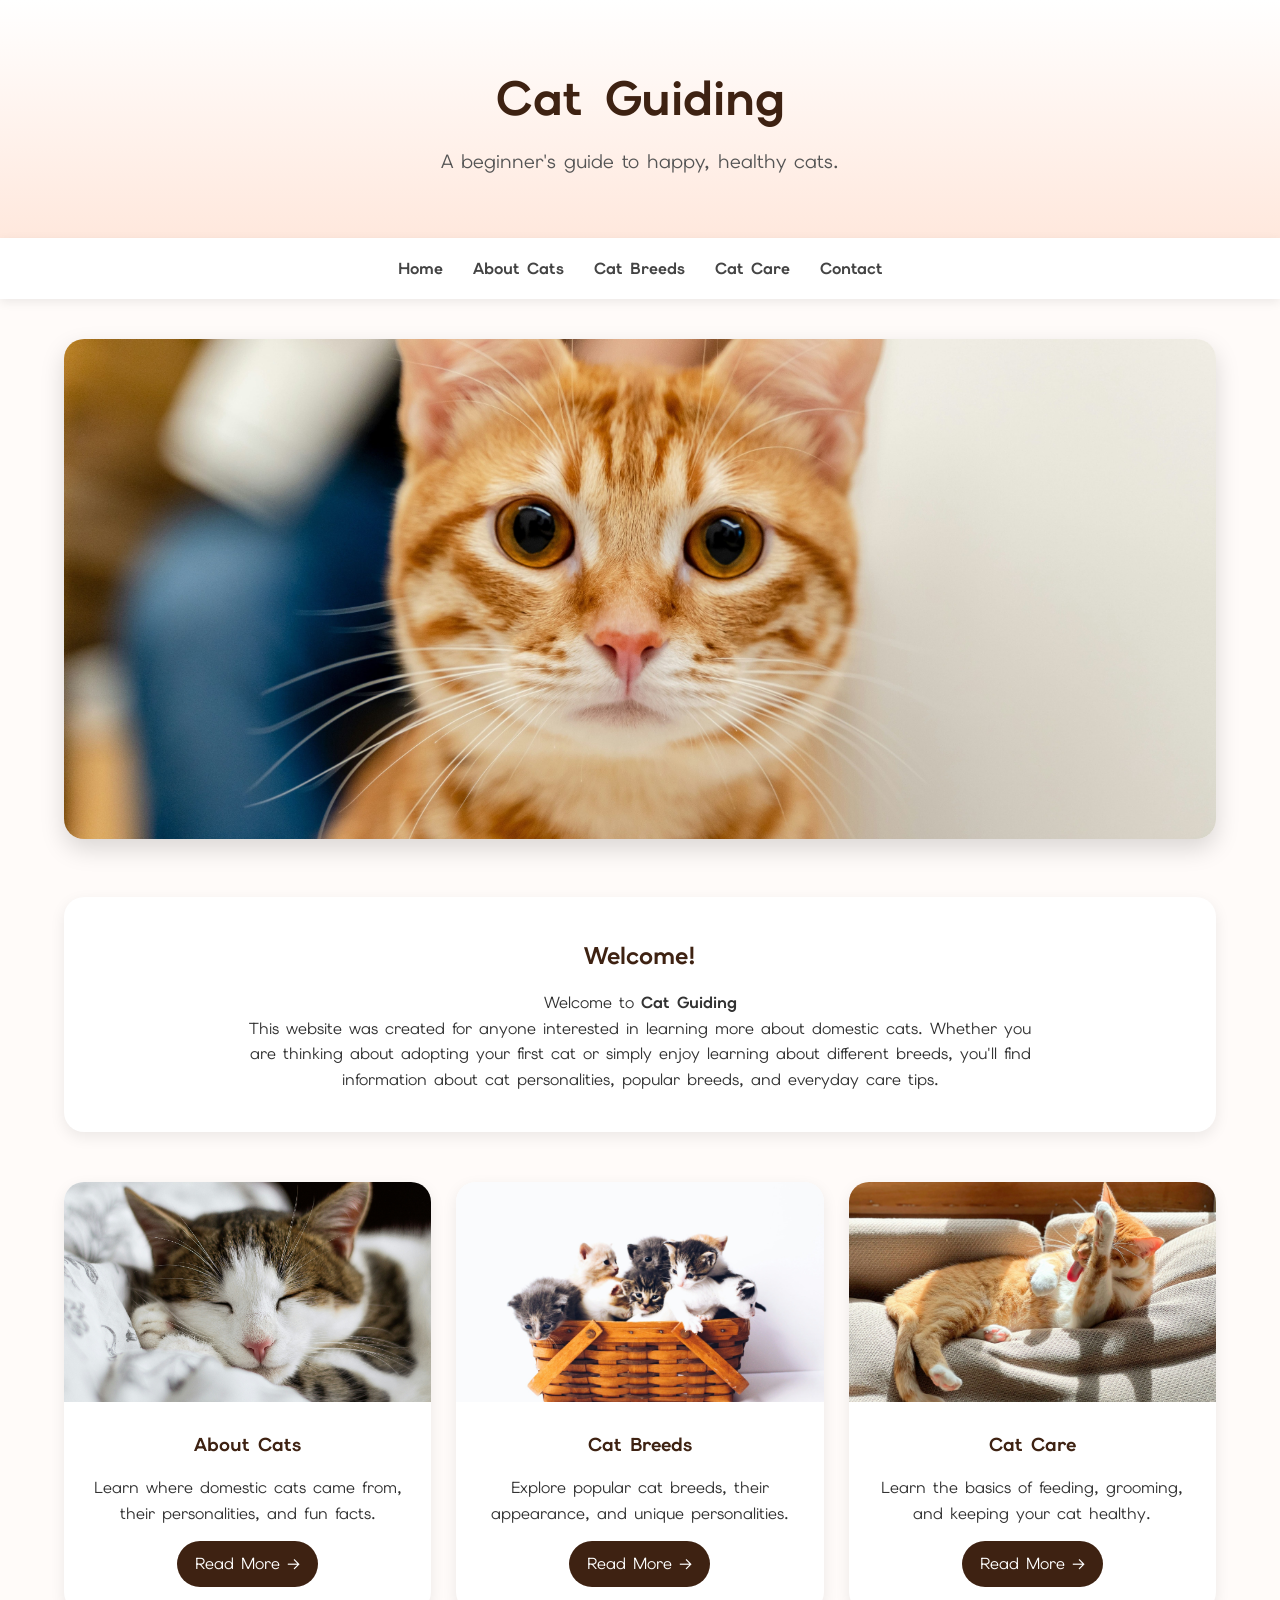
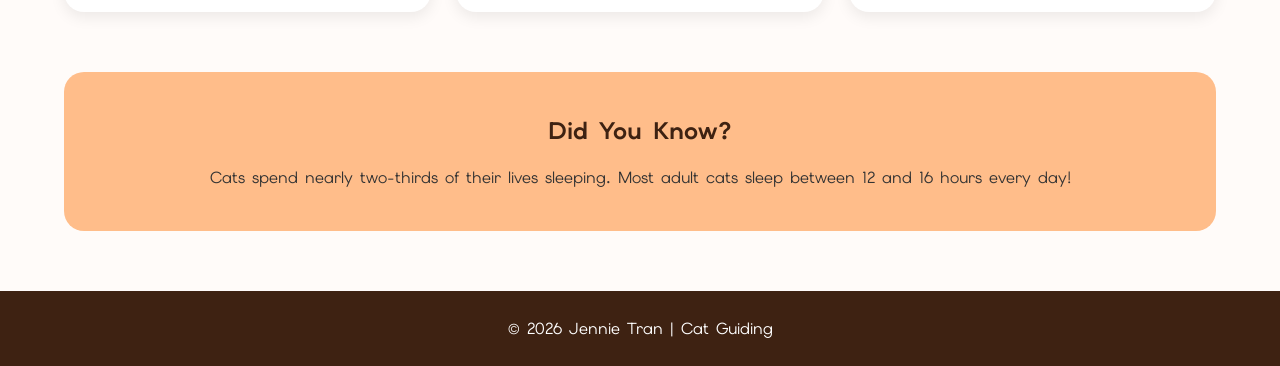
<file: index.html>
<!DOCTYPE html>
<html lang="en">
<head>

    <!-- imported font -->
    <link rel="preconnect" href="https://fonts.googleapis.com">
    <link rel="preconnect" href="https://fonts.gstatic.com" crossorigin>
    <link href="https://fonts.googleapis.com/css2?family=Elms+Sans:ital,wght@0,100..900;1,100..900&display=swap" rel="stylesheet">
    
    <!-- SEO information -->
    <meta charset="UTF-8">
    <meta name="viewport" content="width=device-width, initial-scale=1.0">

    <title>Cat Guiding | Home</title>

    <meta name="keywords"
          content="cats, cat breeds, cat care, kittens, pets, feline">

    <meta name="description"
          content="A beginner-friendly guide to learning about domestic cats, popular breeds, and basic cat care.">

    <link rel="stylesheet" href="style.css">

</head>

<body>

<!-- header -->

<header>
    <h1>Cat Guiding</h1>
    <p>A beginner's guide to happy, healthy cats.</p>
</header>

<!-- navigation bar -->

<nav>

    <a href="index.html">Home</a>
    <a href="about.html">About Cats</a>
    <a href="breeds.html">Cat Breeds</a>
    <a href="care.html">Cat Care</a>
    <a href="contact.html">Contact</a>

</nav>

<main>

<!-- main image -->

<section class="hero">
    <img src="images/sam-chang-unsplash.jpg"
         alt="Orange cat staring"
         title="Photo by Sam Chang on Unsplash">
</section>

<!-- welcome -->

<section class="welcome">
    <h2>Welcome!</h2>
    <p>
        Welcome to <strong>Cat Guiding</strong> <br>
        This website was created for anyone interested in learning more
        about domestic cats. Whether you are thinking about adopting your
        first cat or simply enjoy learning about different breeds, you'll
        find information about cat personalities, popular breeds, and
        everyday care tips.
    </p>
</section>

<!-- featured pages -->

<section class="featured">

    <article>
        <img src="images/alexandru-zdrobau-unsplash.jpg"
             alt="Sleeping cat"
             title="Photo by Alexandru Zdrobau on Unsplash">
        <h3>About Cats</h3>
        <p>
            Learn where domestic cats came from,
            their personalities, and fun facts.
        </p>
        <a href="about.html">Read More →</a>

    </article>

    <article>
        <img src="images/the-luckyI-unsplash.jpg"
             alt="Different cat breeds"
             title="Photo by The Lucky Neko on Unsplash">
        <h3>Cat Breeds</h3>
        <p>
            Explore popular cat breeds,
            their appearance,
            and unique personalities.
        </p>
        <a href="breeds.html">Read More →</a>
    </article>

    <article>
        <img src="images/karin-kim-unsplash.jpg"
             alt="Cat being brushed"
             title="Photo by Karin Kim on Unsplash">
        <h3>Cat Care</h3>
        <p>
            Learn the basics of feeding,
            grooming,
            and keeping your cat healthy.
        </p>
        <a href="care.html">Read More →</a>
    </article>

</section>

<!-- fun facts -->

<section class="fact">

    <h2>Did You Know?</h2>
    <p>
        Cats spend nearly two-thirds of their lives sleeping.
        Most adult cats sleep between 12 and 16 hours every day!
    </p>

</section>

</main>

<!-- footer -->

<footer>
    <p>

        © 2026 Jennie Tran | Cat Guiding

    </p>
</footer>

</body>
</html>
</file>
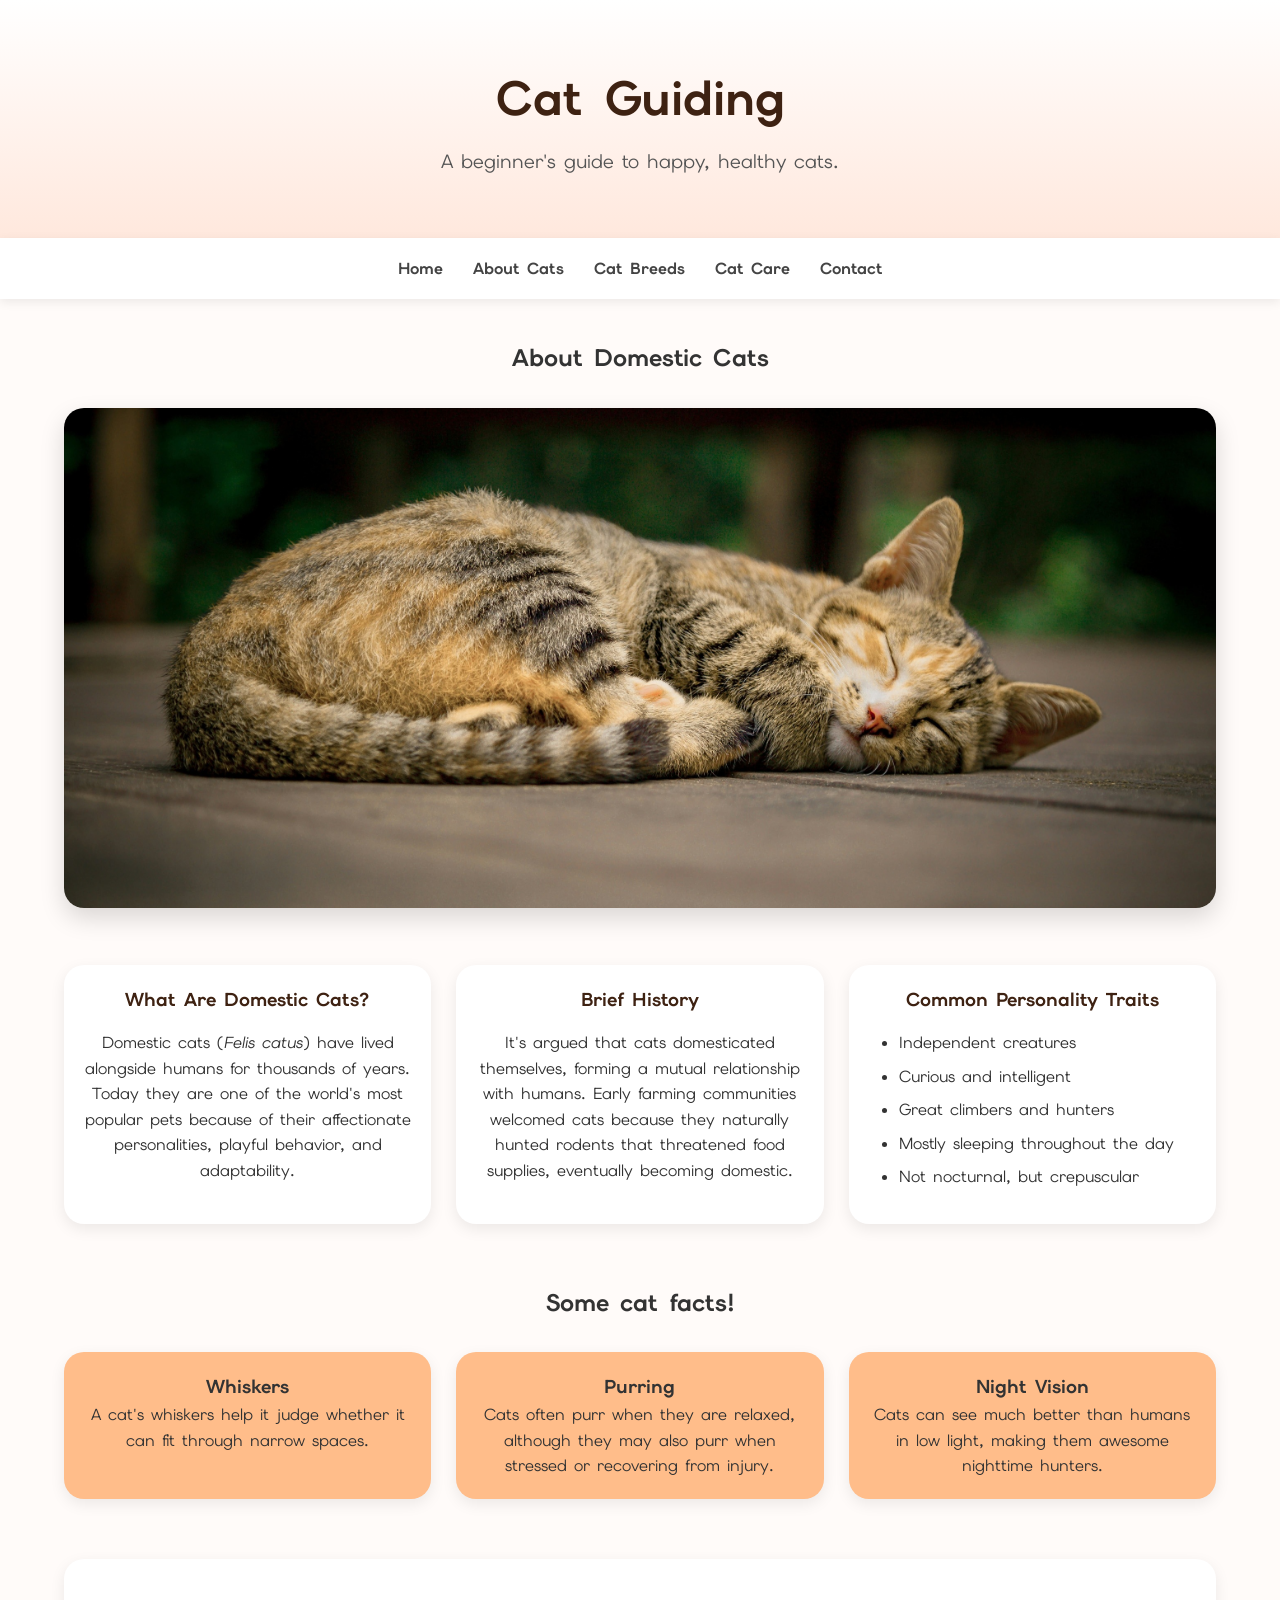
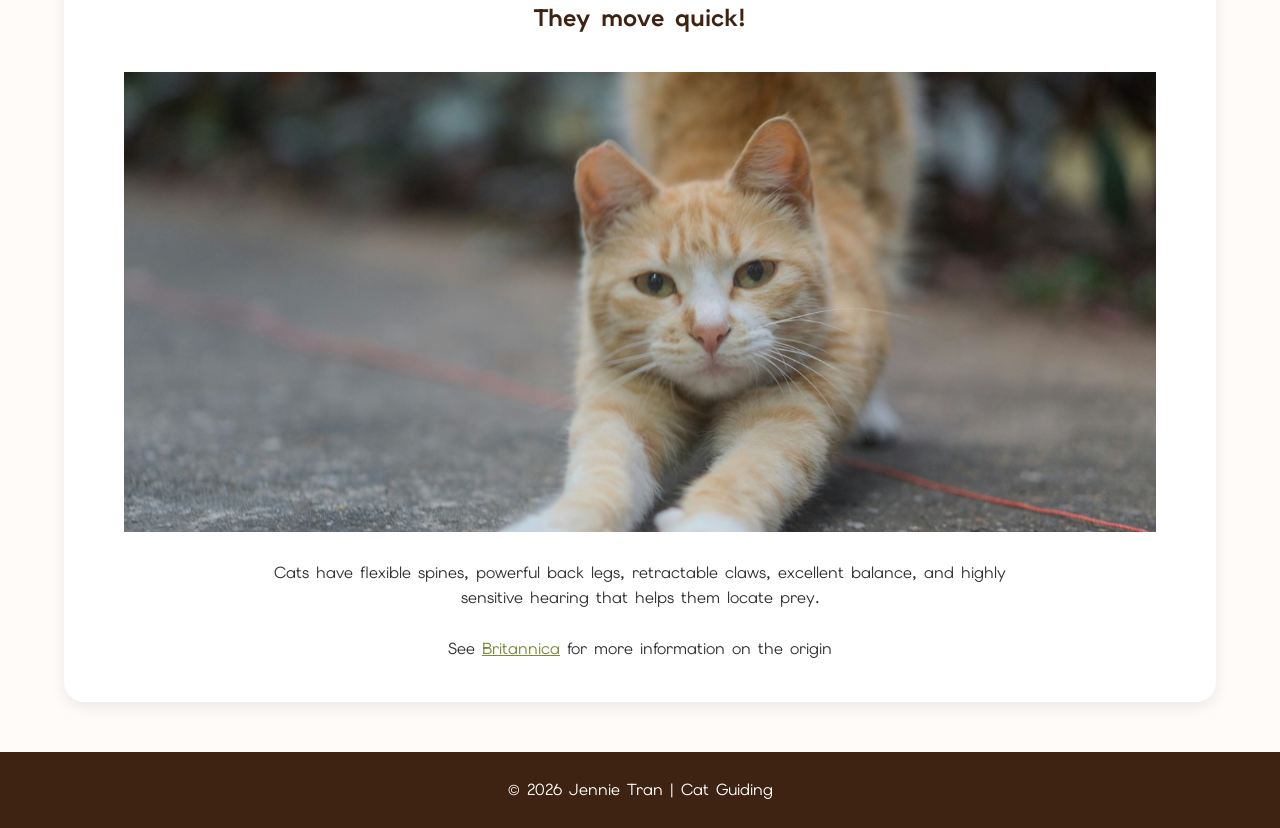
<file: about.html>
<!DOCTYPE html>
<html lang="en">
<head>

    <!-- imported font -->
    <link rel="preconnect" href="https://fonts.googleapis.com">
    <link rel="preconnect" href="https://fonts.gstatic.com" crossorigin>
    <link href="https://fonts.googleapis.com/css2?family=Elms+Sans:wght@300;400;600;700&display=swap" rel="stylesheet">

    <!-- SEO information -->
    <meta charset="UTF-8">
    <meta name="viewport" content="width=device-width, initial-scale=1.0">

    <title>Cat Guiding | About Cats</title>

    <meta name="keywords"
          content="cats, domestic cats, feline facts, cat history, cat behavior">

    <meta name="description"
          content="Learn about domestic cats, their history, personality traits, and fascinating facts.">

    <link rel="stylesheet" href="style.css">

</head>

<body>

<!-- header -->

<header>
    <h1>Cat Guiding</h1>
    <p>A beginner's guide to happy, healthy cats.</p>
</header>

<!-- navigation -->

<nav>

    <a href="index.html">Home</a>
    <a href="about.html">About Cats</a>
    <a href="breeds.html">Cat Breeds</a>
    <a href="care.html">Cat Care</a>
    <a href="contact.html">Contact</a>

</nav>

<main>

<!-- image for opening page -->

<section class="hero">
    <h2>About Domestic Cats</h2>
    <img src="images/ash-edmonds-unsplash.jpg"
         alt="Gray tabby relaxing"
         title="Photo by Ash Edmonds on Unsplash">
</section>

<!-- group bottom three into grid section -->

<!-- intro -->
<section class="featured">

<article>
    <h3>What Are Domestic Cats?</h3>
    <p>
        Domestic cats (<em>Felis catus</em>) have lived alongside humans
        for thousands of years. Today they are one of the world's most
        popular pets because of their affectionate personalities,
        playful behavior, and adaptability.
    </p>
</article>

<!-- brief history -->

<article>
    <h3>Brief History</h3>
    <p>
        It's argued that cats domesticated themselves, forming a mutual
        relationship with humans. Early farming communities welcomed cats 
        because they naturally hunted rodents that threatened food supplies,
        eventually becoming domestic.
    </p>
</article>

<!-- personality in list form -->

<article class="traits">
<h3>Common Personality Traits</h3>
<ul>
    <li>Independent creatures</li>
    <li>Curious and intelligent</li>
    <li>Great climbers and hunters</li>
    <li>Mostly sleeping throughout the day</li>
    <li>Not nocturnal, but crepuscular</li>
</ul>
</article>

</section>

<!-- fun facts section -->

<section class="fun-facts">
    <h2>Some cat facts!</h2>
</section>

<section class="featured-alternative">

    <article>
        <h3>Whiskers</h3>
        <p>
            A cat's whiskers help it judge whether it can fit through
            narrow spaces.
        </p>
    </article>

    <article>
        <h3>Purring</h3>
        <p>
            Cats often purr when they are relaxed, although they may
            also purr when stressed or recovering from injury.
        </p>
    </article>

    <article>
        <h3>Night Vision</h3>
        <p>
            Cats can see much better than humans in low light, making
            them awesome nighttime hunters.
        </p>
    </article>

</section>

<!-- cat anatomy -->

<section class="welcome">

<h2>They move quick!</h2>

<img src="images/shawn-rain-unsplash.jpg"
     alt="Cat stretching"
     title="Photo by Shawn Rain on Unsplash">

<p>
Cats have flexible spines, powerful back legs, retractable claws,
excellent balance, and highly sensitive hearing that helps them
locate prey.
</p>

<br>
<p>
    See <a href="https://www.britannica.com/animal/cat">
        Britannica</a> for more information on the origin
</p>

</section>

</main>

<footer>

<p>

© 2026 Jennie Tran | Cat Guiding

</p>

</footer>

</body>
</html>
</file>
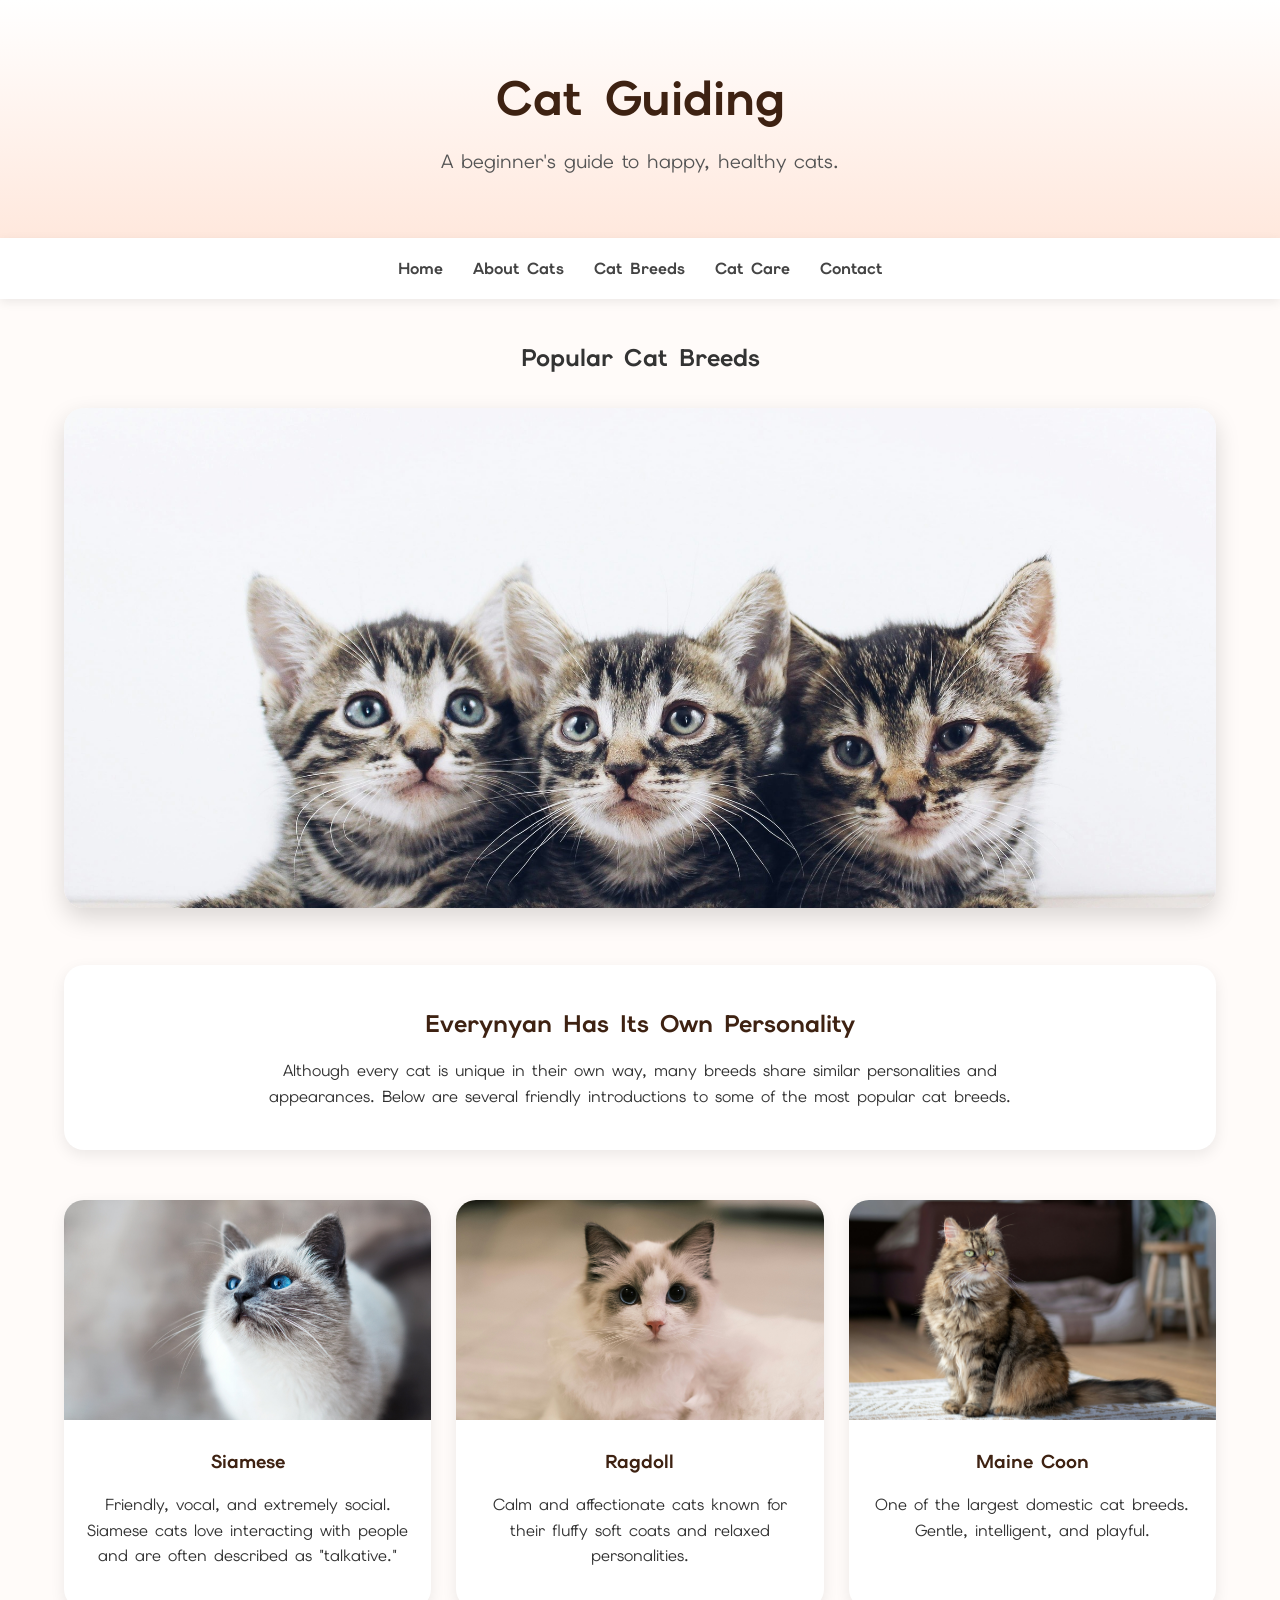
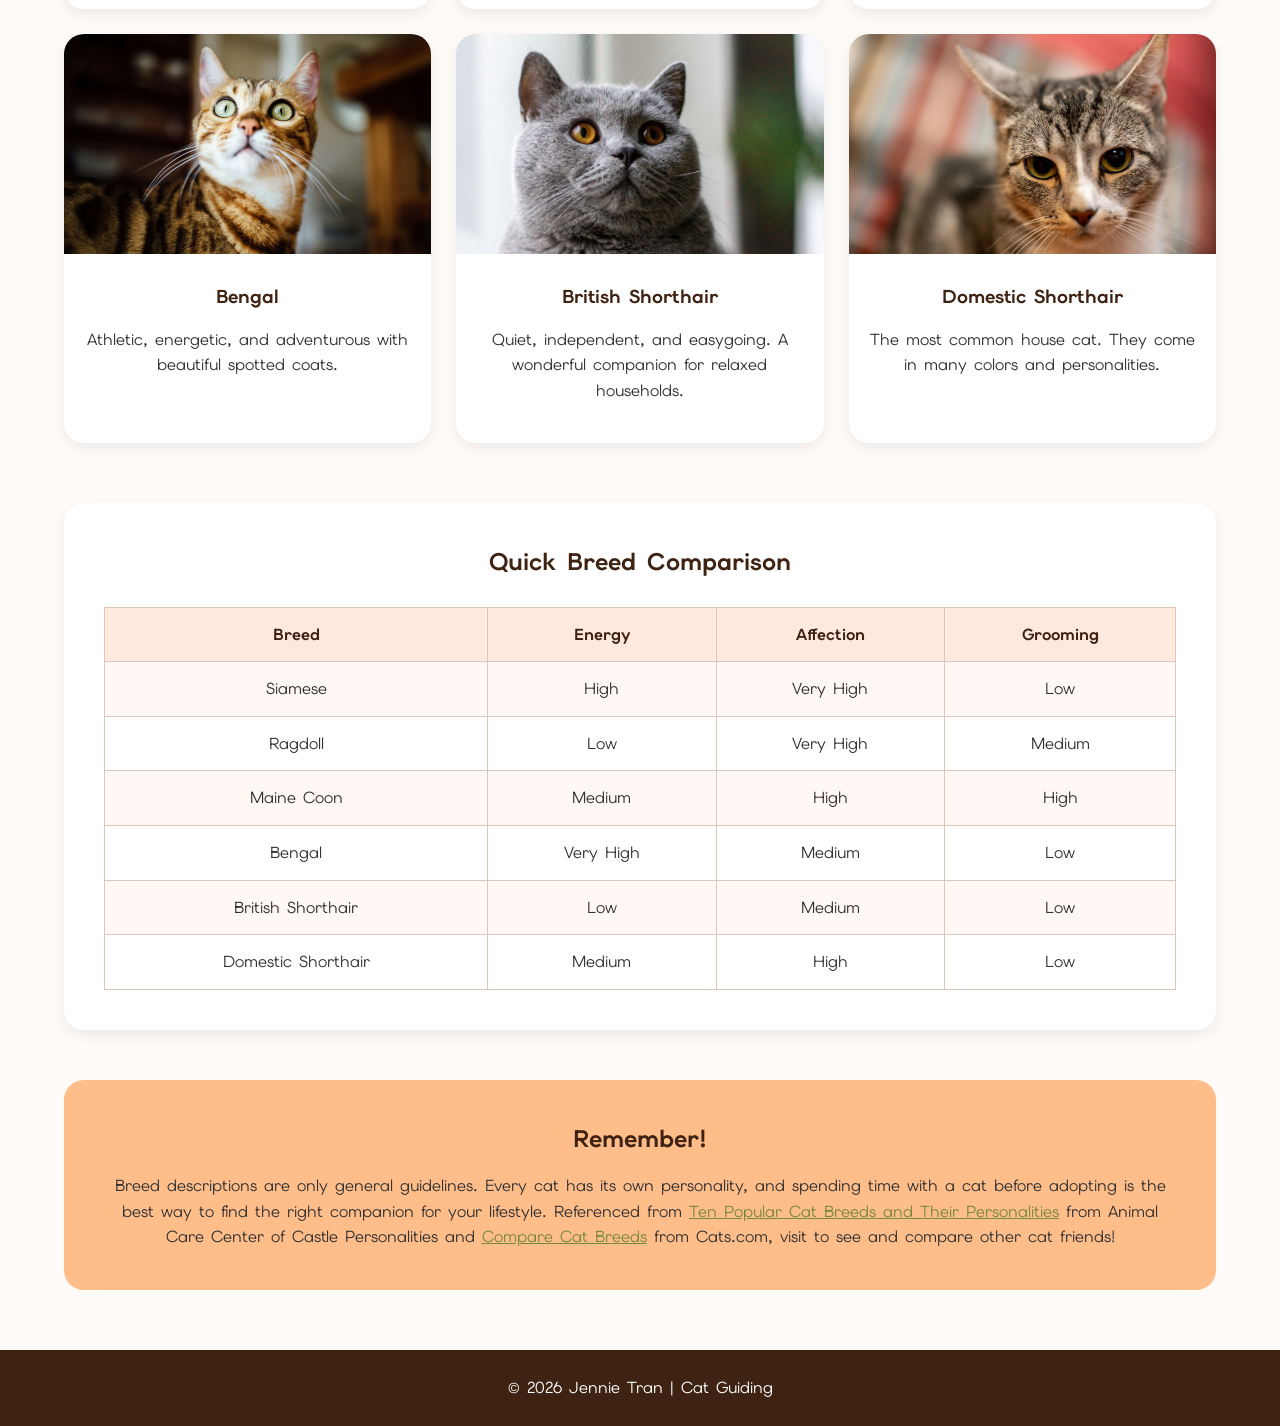
<file: breeds.html>
<!DOCTYPE html>
<html lang="en">
<head>

    <!-- imported font -->
    <link rel="preconnect" href="https://fonts.googleapis.com">
    <link rel="preconnect" href="https://fonts.gstatic.com" crossorigin>

    <link href="https://fonts.googleapis.com/css2?family=Elms+Sans:wght@300;400;600;700&display=swap"
          rel="stylesheet">

    <!-- SEO information -->

    <meta charset="UTF-8">

    <meta name="viewport"
          content="width=device-width, initial-scale=1.0">

    <title>Cat Guiding | Cat Breeds</title>

    <meta name="keywords"
          content="cat breeds, siamese, ragdoll, maine coon, bengal, british shorthair">

    <meta name="description"
          content="Learn about several popular cat breeds and their personalities.">

    <link rel="stylesheet"
          href="style.css">
</head>

<body>

<header>
    <h1>Cat Guiding</h1>
    <p>A beginner's guide to happy, healthy cats.</p>
</header>

<nav>

    <a href="index.html">Home</a>
    <a href="about.html">About Cats</a>
    <a href="breeds.html">Cat Breeds</a>
    <a href="care.html">Cat Care</a>
    <a href="contact.html">Contact</a>

</nav>

<main>

<!-- hero -->

<section class="hero">

    <h2>Popular Cat Breeds</h2>

    <img src="images/the-lucky-neko-unsplash.jpg"
         alt="Different domestic cat breeds"
         title="Photo from The Lucky Neko on Unsplash">

</section>

<!-- Intro -->

<section class="welcome">

    <h2>Everynyan Has Its Own Personality</h2>

    <p>

        Although every cat is unique in their own way, many breeds share similar
        personalities and appearances. Below are several friendly
        introductions to some of the most popular cat breeds.

    </p>

</section>

<!-- cat breed cards -->

<section class="featured">

    <article>
        <img src="images/mikhail-vasilyev-unsplash.jpg"
             alt="Siamese cat"
             title="Photo by Mikhail Vasilyev on Unsplash">
        <h3>Siamese</h3>
        <p>
            Friendly, vocal, and extremely social. Siamese cats love
            interacting with people and are often described as
            "talkative."
        </p>
    </article>

    <article>
        <img src="images/bobbi-wu-ragdoll-unsplash.jpg"
             alt="Ragdoll cat"
             title="Photo by Bobbi Wu on Unsplash">
        <h3>Ragdoll</h3>
        <p>
            Calm and affectionate cats known for their fluffy soft coats
            and relaxed personalities.
        </p>
    </article>

    <article>
        <img src="images/daniel-zopf-maine-coon-unsplash.jpg"
             alt="Maine Coon"
             title="Photo by Daniel Zopf on Unsplash">
        <h3>Maine Coon</h3>
        <p>
            One of the largest domestic cat breeds. Gentle,
            intelligent, and playful.
        </p>
    </article>

    <article>
        <img src="images/paul-hanaoka-bengal-unsplash.jpg"
             alt="Bengal cat">
        <h3>Bengal</h3>
        <p>
            Athletic, energetic, and adventurous with beautiful
            spotted coats.
        </p>
    </article>

    <article>
        <img src="images/frederic-christian-british-shorthair-unsplash.jpg"
             alt="British Shorthair"
             title="Photo by Frederic Christian on Unsplash">
        <h3>British Shorthair</h3>
        <p>
            Quiet, independent, and easygoing. A wonderful companion
            for relaxed households.
        </p>
    </article>

    <article>
        <img src="images/umair-dingmar-domestic-shorthair-unsplash.jpg"
             alt="Domestic Shorthair"
             title="Photo by Umair Dingmar on Unsplash">

        <h3>Domestic Shorthair</h3>
        <p>
            The most common house cat. They come in many
            colors and personalities.
        </p>
    </article>

</section>

<!-- breed comparison -->

<section class="welcome">

<h2>Quick Breed Comparison</h2>

<table>

<tr>
<th>Breed</th>
<th>Energy</th>
<th>Affection</th>
<th>Grooming</th>
</tr>

<tr>
<td>Siamese</td>
<td>High</td>
<td>Very High</td>
<td>Low</td>
</tr>

<tr>
<td>Ragdoll</td>
<td>Low</td>
<td>Very High</td>
<td>Medium</td>
</tr>

<tr>
<td>Maine Coon</td>
<td>Medium</td>
<td>High</td>
<td>High</td>
</tr>

<tr>
<td>Bengal</td>
<td>Very High</td>
<td>Medium</td>
<td>Low</td>
</tr>

<tr>
<td>British Shorthair</td>
<td>Low</td>
<td>Medium</td>
<td>Low</td>
</tr>

<tr>
<td>Domestic Shorthair</td>
<td>Medium</td>
<td>High</td>
<td>Low</td>
</tr>

</table>

</section>

<!-- beginner advice -->

<section class="fact">
<h2>Remember!</h2>
<p>
Breed descriptions are only general guidelines.
Every cat has its own personality, and spending time
with a cat before adopting is the best way to find
the right companion for your lifestyle.

Referenced from <a href="https://www.animalcarectr.com/blog/ten-popular-cat-breeds-and-their-personalities">
    Ten Popular Cat Breeds and Their Personalities</a> from Animal Care Center of Castle Personalities and
     <a href="https://cats.com/compare-cat-breeds">
    Compare Cat Breeds</a> from Cats.com, visit to see and compare other cat friends!
</p>

</section>

</main>

<footer>
<p>
© 2026 Jennie Tran | Cat Guiding
</p>
</footer>

</body>
</html>
</file>
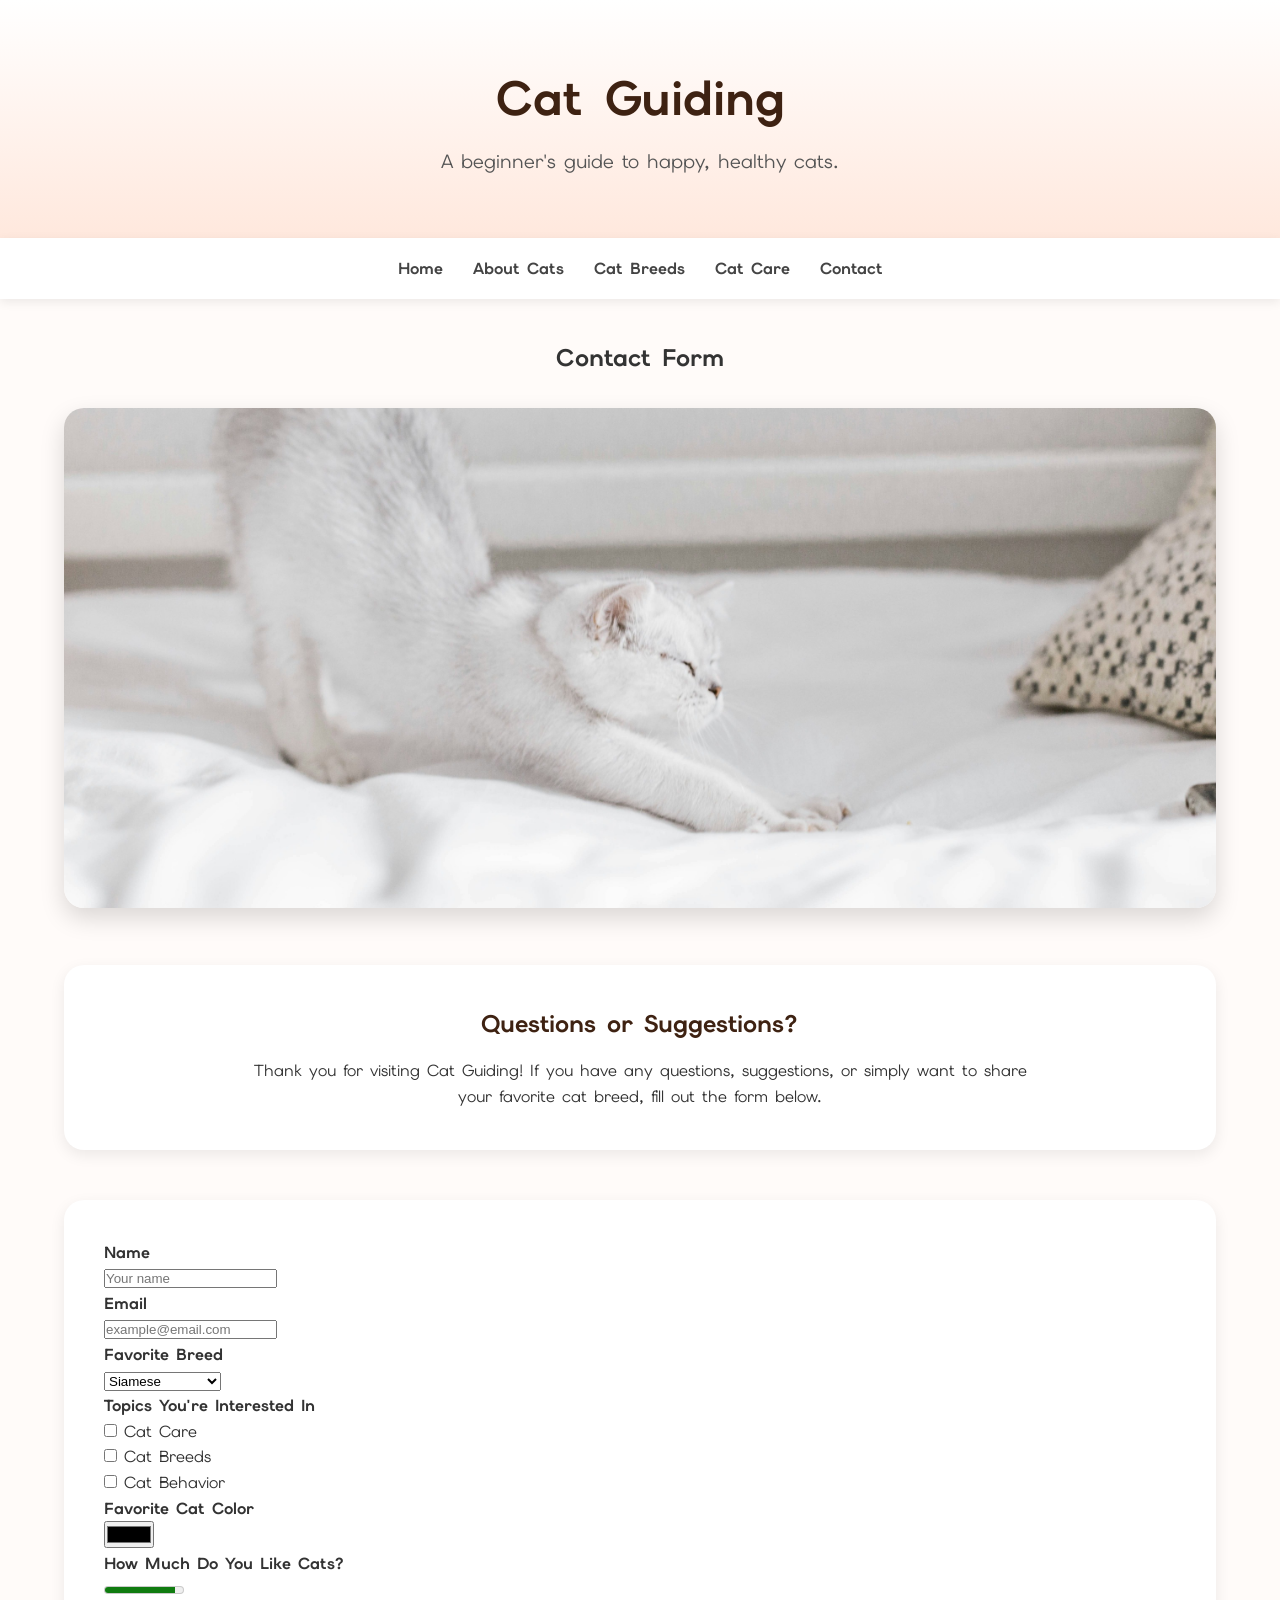
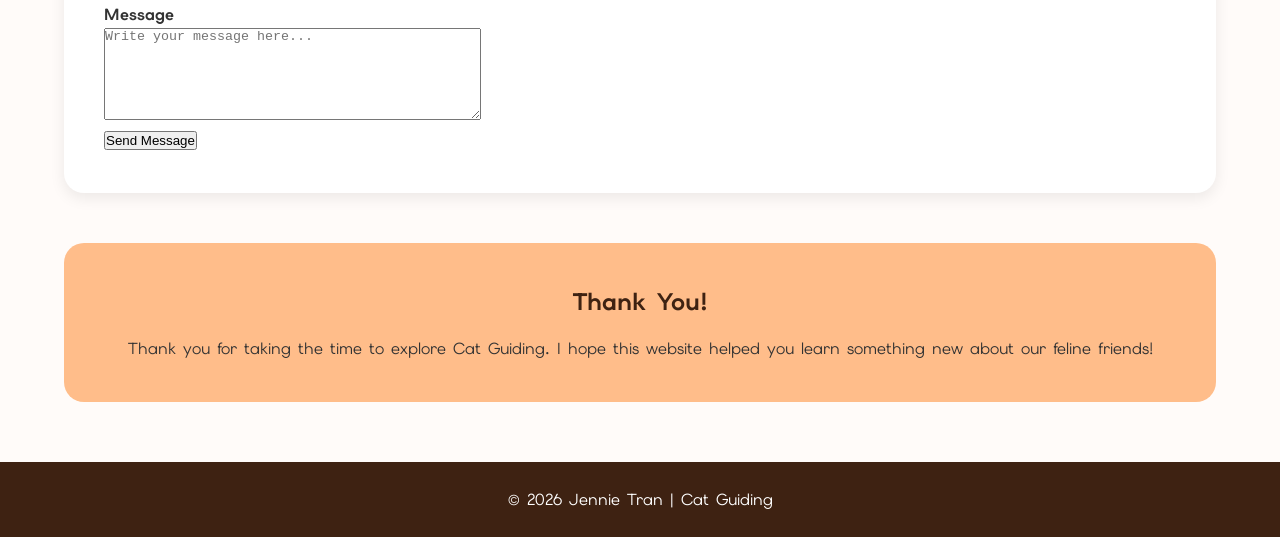
<file: contact.html>
<!DOCTYPE html>
<html lang="en">
<head>

    <!-- imported font -->
    <link rel="preconnect" href="https://fonts.googleapis.com">
    <link rel="preconnect" href="https://fonts.gstatic.com" crossorigin>
    <link href="https://fonts.googleapis.com/css2?family=Elms+Sans:wght@300;400;600;700&display=swap" rel="stylesheet">

    <!-- SEO information -->
    <meta charset="UTF-8">
    <meta name="viewport" content="width=device-width, initial-scale=1.0">

    <title>Cat Guiding | Contact</title>

    <meta name="keywords"
          content="contact, cats, cat guide, feedback">

    <meta name="description"
          content="Send questions or feedback about Cat Guiding.">

    <link rel="stylesheet" href="style.css">

</head>

<body>

<header>

<h1>Cat Guiding</h1>

<p>A beginner's guide to happy, healthy cats.</p>

</header>

<nav>

<a href="index.html">Home</a>
<a href="about.html">About Cats</a>
<a href="breeds.html">Cat Breeds</a>
<a href="care.html">Cat Care</a>
<a href="contact.html">Contact</a>

</nav>

<main>

<section class="hero">

<h2>Contact Form</h2>
<img src="images/sincerely-media-unsplash.jpg"
     alt="Cat on bed stretching"
     title="Photo by Sincerely Media on Unsplash">
</section>


<section class="welcome">

<h2>Questions or Suggestions?</h2>
<p>
Thank you for visiting Cat Guiding! If you have any questions, suggestions,
or simply want to share your favorite cat breed, fill out the form below.
</p>

</section>


<section class="contact">

<form action="mailto:your@email.com" method="post">

<p>
<label for="name"><strong>Name</strong></label><br>
<input type="text"
       id="name"
       name="name"
       placeholder="Your name">
</p>


<p>
<label for="email"><strong>Email</strong></label><br>

<input type="email"
       id="email"
       name="email"
       placeholder="example@email.com">
</p>


<p>
<label for="breed"><strong>Favorite Breed</strong></label><br>

<select id="breed">

<option>Siamese</option>
<option>Ragdoll</option>
<option>Maine Coon</option>
<option>Bengal</option>
<option>British Shorthair</option>
<option>Other</option>

</select>
</p>


<p>
<strong>Topics You're Interested In</strong>
</p>

<p>
<input type="checkbox"> Cat Care
<br>
<input type="checkbox"> Cat Breeds
<br>
<input type="checkbox"> Cat Behavior
</p>


<p>
<label><strong>Favorite Cat Color</strong></label><br>

<input type="color">
</p>


<p>
<label><strong>How Much Do You Like Cats?</strong></label><br>
<meter
value="9"
min="0"
max="10">
</meter>
</p>


<p>
<label for="message"><strong>Message</strong></label><br>
<textarea
id="message"
rows="6"
cols="45"
placeholder="Write your message here..."></textarea>
</p>


<p>
<input
type="submit"
value="Send Message">
</p>
</form>
</section>


<section class="fact">

<h2>Thank You!</h2>
<p>
Thank you for taking the time to explore Cat Guiding. I hope this
website helped you learn something new about our feline friends!
</p>

</section>

</main>

<footer>

<p>

© 2026 Jennie Tran | Cat Guiding

</p>

</footer>

</body>
</html>
</file>
<file: style.css>
* {
    margin: 0;
    padding: 0;
    box-sizing: border-box;
}

/* page */

html {
    scroll-behavior: smooth;
}

/* found that the pink color palette didn't work
with the images, so I changed it to a neutral color
that matches the cats */

body {
    font-family: "Elms Sans", sans-serif;
    background: #fffbf9;
    color: #333;
    line-height: 1.6;
}

/* header */

header {
    background: linear-gradient(#ffffff, #ffe8dd);
    text-align: center;
    padding: 60px 20px;
}

header h1 {
    font-size: 3rem;
    color: #3e2212;
    margin-bottom: 10px;
}

header p {
    font-size: 1.2rem;
    color: #555;
}

/* navigation bar */

nav {
    display: flex;
    justify-content: center;
    gap: 30px;
    background: white;
    padding: 18px;
    position: sticky;
    top: 0;
    box-shadow: 0 3px 10px rgba(0,0,0,.08);
    z-index: 100;
}

nav a {
    color: #444;
    text-decoration: none;
    font-weight: bold;
    transition: .3s;
}

nav a:hover {
    color: #754b33;
}

/* tells user what page they are on */

nav .active {
    color: #754b33;
    border-bottom: 2px solid #754b33;
}

/* main body */

main {
    width: 90%;
    max-width: 1200px;
    margin: 40px auto;
}

/* front page visual */

.hero {
    margin-bottom: 50px;
}

.hero img {
    width: 100%;
    height: 500px;
    object-fit: cover;
    border-radius: 20px;
    box-shadow: 0 10px 25px rgba(0,0,0,.15);
}

.hero h1, h2 {
    text-align: center;
    margin-bottom: 30px;
}

/* welcome section */

.welcome {
    background: white;
    padding: 40px;
    border-radius: 20px;
    text-align: center;
    margin-bottom: 50px;
    box-shadow: 0 5px 15px rgba(0,0,0,.08);
}

.welcome h2 {
    color: #3e2212;
    margin-bottom: 15px;
}

.welcome p {
    max-width: 800px;
    margin: auto;
}

.welcome img {

    width: 100%;
    height: 500px;
    object-fit: cover;
    border-radius: 20px;
    padding: 20px;

}
/* main content */

.content {
    display: grid;
    grid-template-columns: repeat(3, 1fr);
    gap: 25px;
    margin-bottom: 60px;
}

.content article {
    
    background: white;
    border-radius: 20px;
    overflow: hidden;
    text-align: center;
    padding-bottom: 25px;
    box-shadow: 0 5px 15px rgba(0,0,0,.08);
    transition: .3s;

}

/* page cards */

.featured, .featured-alternative {

    display: grid;
    grid-template-columns: repeat(3, 1fr);
    gap: 25px;
    margin-bottom: 60px;
}

.featured-alternative article {

    background: #ffbd8a;
    border-radius: 20px;
    overflow: hidden;
    text-align: center;
    box-shadow: 0 5px 15px rgba(0,0,0,.08);
    transition: .3s;
    padding: 20px;
}

.featured article {

    background: white;
    border-radius: 20px;
    overflow: hidden;
    text-align: center;
    padding-bottom: 25px;
    box-shadow: 0 5px 15px rgba(0,0,0,.08);
    transition: .3s;
}

.featured article:hover {

    transform: scale(1.05);

}

.featured img {

    width: 100%;
    height: 220px;
    object-fit: cover;
    transition: .4s;

}

.featured h3 {

    margin-top: 20px;
    color: #3e2212;
}

.featured p {

    padding: 15px 20px;

}

.featured a {

    display: inline-block;
    background: #3e2212;
    color: white;
    text-decoration: none;
    padding: 10px 18px;
    border-radius: 30px;
    transition: .3s;
}

a {
    color: rgb(119, 138, 57);
}

.featured a:hover {

    background: #754b33;

}

.traits ul {
    padding-left: 50px;
    width: fit-content;
    text-align: left;
    padding-top: 15px;
}

.traits li {
    margin-bottom: 8px;
}

/* fun facts */

.fact {

    background: #ffbd8a;
    padding: 40px;
    border-radius: 20px;
    text-align: center;
    margin-bottom: 60px;
}

.fact h2 {

    color: #3e2212;
    margin-bottom: 15px;

}

.fun-facts {

    text-align: center;
    margin-bottom: 30px;
}

/* tables */
/* breed comparison table */

table {

    width: 100%;
    border-collapse: collapse;
    margin-top: 25px;

}

th,
td {

    border: 1px solid #d9c7bc;
    padding: 14px;
    text-align: center;

}

th {

    background: #ffe8dd;
    color: #3e2212;

}

tr:nth-child(even) {

    background: #fff8f5;

}

/* contact section */

.contact {

    background: white;
    padding: 40px;
    border-radius: 20px;
    text-align: left;
    margin-bottom: 50px;
    box-shadow: 0 5px 15px rgba(0,0,0,.08);

}

/* media adjustments */

audio {
    width: 100%;
    max-width: 500px;
    margin: 20px auto;
    display: block;
}

video {
    width: 100%;
    max-width: 700px;
    border-radius: 20px;
    display: block;
    margin: 20px auto;
    box-shadow: 0 10px 20px rgba(0,0,0,.15);
}

/* footer */

footer {

    background: #3e2212;
    text-align: center;
    padding: 25px;
    color: white;
    margin-top: 40px;
}

/* tablet layout */

@media screen and (max-width:900px) {

    .featured {
        grid-template-columns: repeat(2,1fr);
    }

}

/* mobile layout */

@media screen and (max-width:650px) {

    header h1 {
        font-size: 2.2rem;
    }

    nav {
        flex-direction: column;
        gap: 15px;
    }

    .hero img {
        height: 300px;
    }

    .featured {
        grid-template-columns: 1fr;
    }

    .welcome {
        padding: 25px;
    }

}
</file>
